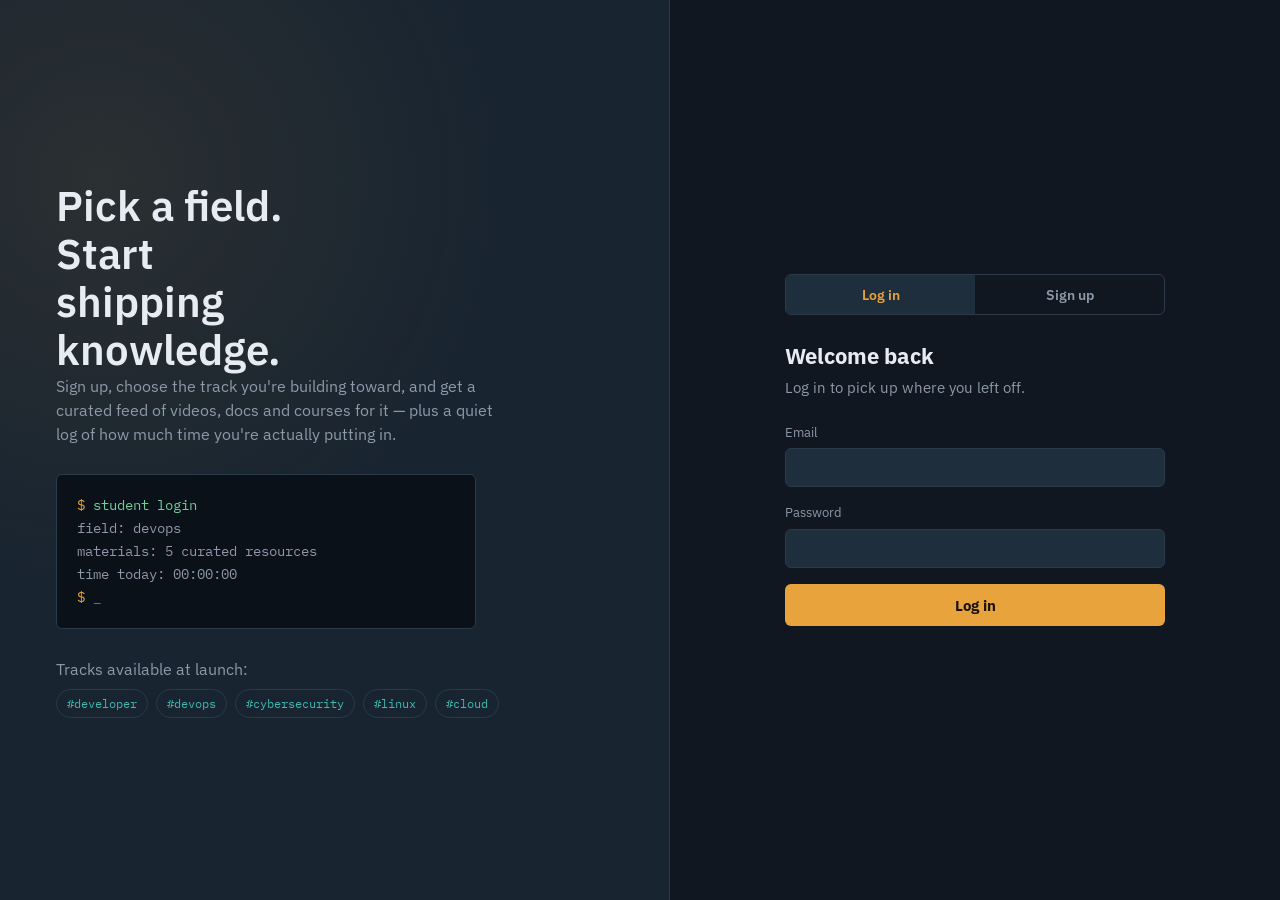
<file: frontend/index.html>
<!DOCTYPE html>
<html lang="en">
<head>
<meta charset="UTF-8">
<meta name="viewport" content="width=device-width, initial-scale=1.0">
<title>Fieldwork — Learning, logged</title>
<link rel="preconnect" href="https://fonts.googleapis.com">
<link href="https://fonts.googleapis.com/css2?family=IBM+Plex+Sans:wght@400;500;600;700&family=IBM+Plex+Mono:wght@400;500&display=swap" rel="stylesheet">
<link rel="stylesheet" href="css/style.css">
</head>
<body>

<div class="auth-shell">

  <!-- Left: intro / manifesto -->
  <div class="auth-intro">
    <div>
      <h1>Pick a field. Start shipping knowledge.</h1>
      <p>Sign up, choose the track you're building toward, and get a
      curated feed of videos, docs and courses for it — plus a quiet
      log of how much time you're actually putting in.</p>
    </div>

    <div class="terminal">
      <div class="line"><span class="prompt">$</span> student login</div>
      <div class="line out">field: devops</div>
      <div class="line out">materials: 5 curated resources</div>
      <div class="line out">time today: 00:00:00</div>
      <div class="line"><span class="prompt">$</span> <span style="opacity:.6">_</span></div>
    </div>

    <div>
      <p style="margin-bottom:8px;">Tracks available at launch:</p>
      <div class="field-tags">
        <span class="field-tag">#developer</span>
        <span class="field-tag">#devops</span>
        <span class="field-tag">#cybersecurity</span>
        <span class="field-tag">#linux</span>
        <span class="field-tag">#cloud</span>
      </div>
    </div>
  </div>

  <!-- Right: auth form -->
  <div class="auth-form-wrap">
    <div class="auth-card">

      <div class="tabs">
        <button class="tab-btn active" id="tab-login-btn" type="button">Log in</button>
        <button class="tab-btn" id="tab-signup-btn" type="button">Sign up</button>
      </div>

      <!-- LOGIN -->
      <form id="login-form">
        <h2>Welcome back</h2>
        <p class="subhead">Log in to pick up where you left off.</p>

        <div class="field-group">
          <label for="login-email">Email</label>
          <input type="email" id="login-email" required autocomplete="email">
        </div>
        <div class="field-group">
          <label for="login-password">Password</label>
          <input type="password" id="login-password" required autocomplete="current-password">
        </div>

        <button type="submit" class="btn-primary" id="login-submit">Log in</button>
        <div class="form-msg" id="login-msg"></div>
      </form>

      <!-- SIGNUP -->
      <form id="signup-form" class="hidden">
        <h2>Create your account</h2>
        <p class="subhead">Takes under a minute. No credit card, obviously.</p>

        <div class="field-group">
          <label for="signup-name">Full name</label>
          <input type="text" id="signup-name" required autocomplete="name">
        </div>
        <div class="field-group">
          <label for="signup-email">Email</label>
          <input type="email" id="signup-email" required autocomplete="email">
        </div>
        <div class="field-group">
          <label for="signup-password">Password</label>
          <input type="password" id="signup-password" required minlength="8" autocomplete="new-password">
        </div>

        <button type="submit" class="btn-primary" id="signup-submit">Create account</button>
        <div class="form-msg" id="signup-msg"></div>
      </form>

    </div>
  </div>

</div>

<script src="js/auth.js"></script>
</body>
</html>
</file>
<file: frontend/css/style.css>
/* ============================================================
   Design tokens
   ============================================================ */
:root {
  --bg:        #101720;
  --panel:     #182430;
  --panel-2:   #1f2e3c;
  --border:    #2b3a49;
  --text:      #E7ECF2;
  --text-muted:#8C99A8;
  --amber:     #E8A33D;
  --amber-dim: #b9812e;
  --teal:      #3FB8AF;
  --green:     #6FCF97;
  --red:       #E5605A;

  --font-head: "IBM Plex Sans", "Segoe UI", system-ui, sans-serif;
  --font-body: "IBM Plex Sans", "Segoe UI", system-ui, sans-serif;
  --font-mono: "IBM Plex Mono", "SFMono-Regular", Consolas, monospace;

  --radius: 6px;
}

* { box-sizing: border-box; }

body {
  margin: 0;
  background: var(--bg);
  color: var(--text);
  font-family: var(--font-body);
  line-height: 1.5;
}

a { color: var(--teal); }

button {
  font-family: inherit;
  cursor: pointer;
}

.hidden { display: none !important; }

/* ============================================================
   Auth page layout
   ============================================================ */
.auth-shell {
  min-height: 100vh;
  display: grid;
  grid-template-columns: 1.1fr 1fr;
}

@media (max-width: 860px) {
  .auth-shell { grid-template-columns: 1fr; }
  .auth-intro { display: none; }
}

.auth-intro {
  background:
    radial-gradient(circle at 15% 20%, rgba(232,163,61,0.09), transparent 45%),
    var(--panel);
  border-right: 1px solid var(--border);
  padding: 64px 56px;
  display: flex;
  flex-direction: column;
  justify-content: center;
  gap: 28px;
}

.auth-intro h1 {
  font-family: var(--font-head);
  font-size: 2.6rem;
  line-height: 1.15;
  margin: 0;
  max-width: 11ch;
  font-weight: 600;
}

.auth-intro p {
  color: var(--text-muted);
  max-width: 46ch;
  margin: 0;
}

.terminal {
  background: #0b1119;
  border: 1px solid var(--border);
  border-radius: var(--radius);
  padding: 18px 20px;
  font-family: var(--font-mono);
  font-size: 0.88rem;
  color: var(--green);
  max-width: 420px;
}

.terminal .line { white-space: pre; margin: 2px 0; }
.terminal .prompt { color: var(--amber); }
.terminal .out { color: var(--text-muted); }

.field-tags {
  display: flex;
  flex-wrap: wrap;
  gap: 8px;
  margin-top: 4px;
}

.field-tag {
  font-family: var(--font-mono);
  font-size: 0.78rem;
  color: var(--teal);
  border: 1px solid var(--border);
  border-radius: 999px;
  padding: 4px 10px;
}

.auth-form-wrap {
  display: flex;
  align-items: center;
  justify-content: center;
  padding: 40px 24px;
}

.auth-card {
  width: 100%;
  max-width: 380px;
}

.auth-card h2 {
  font-family: var(--font-head);
  font-size: 1.4rem;
  margin: 0 0 4px;
}

.auth-card .subhead {
  color: var(--text-muted);
  font-size: 0.92rem;
  margin: 0 0 24px;
}

.tabs {
  display: flex;
  border: 1px solid var(--border);
  border-radius: var(--radius);
  overflow: hidden;
  margin-bottom: 24px;
}

.tab-btn {
  flex: 1;
  background: transparent;
  border: none;
  color: var(--text-muted);
  padding: 10px 0;
  font-size: 0.9rem;
  font-weight: 600;
  transition: background 0.15s, color 0.15s;
}

.tab-btn.active {
  background: var(--panel-2);
  color: var(--amber);
}

.field-group {
  margin-bottom: 16px;
}

.field-group label {
  display: block;
  font-size: 0.82rem;
  color: var(--text-muted);
  margin-bottom: 6px;
}

.field-group input {
  width: 100%;
  background: var(--panel-2);
  border: 1px solid var(--border);
  border-radius: var(--radius);
  padding: 10px 12px;
  color: var(--text);
  font-size: 0.95rem;
}

.field-group input:focus {
  outline: 2px solid var(--amber);
  outline-offset: 1px;
}

.btn-primary {
  width: 100%;
  background: var(--amber);
  border: none;
  border-radius: var(--radius);
  color: #1a1204;
  font-weight: 700;
  padding: 11px 0;
  font-size: 0.95rem;
  transition: background 0.15s;
}

.btn-primary:hover { background: var(--amber-dim); }
.btn-primary:disabled { opacity: 0.6; cursor: not-allowed; }

.form-msg {
  margin-top: 14px;
  font-size: 0.85rem;
  padding: 10px 12px;
  border-radius: var(--radius);
  display: none;
}

.form-msg.error {
  display: block;
  background: rgba(229, 96, 90, 0.12);
  color: var(--red);
  border: 1px solid rgba(229, 96, 90, 0.35);
}

.form-msg.success {
  display: block;
  background: rgba(111, 207, 151, 0.12);
  color: var(--green);
  border: 1px solid rgba(111, 207, 151, 0.35);
}

/* ============================================================
   Dashboard layout
   ============================================================ */
.app-shell {
  min-height: 100vh;
  display: grid;
  grid-template-columns: 240px 1fr;
}

@media (max-width: 720px) {
  .app-shell { grid-template-columns: 1fr; }
  .sidebar { border-right: none; border-bottom: 1px solid var(--border); }
}

.sidebar {
  background: var(--panel);
  border-right: 1px solid var(--border);
  padding: 24px 18px;
  display: flex;
  flex-direction: column;
  gap: 22px;
}

.brand {
  font-family: var(--font-head);
  font-weight: 700;
  font-size: 1.05rem;
}

.brand .amber { color: var(--amber); }

.field-list {
  list-style: none;
  margin: 0;
  padding: 0;
  display: flex;
  flex-direction: column;
  gap: 4px;
}

.field-list button {
  width: 100%;
  text-align: left;
  background: transparent;
  border: 1px solid transparent;
  border-radius: var(--radius);
  color: var(--text-muted);
  padding: 9px 10px;
  font-size: 0.9rem;
  display: flex;
  align-items: center;
  gap: 8px;
  transition: background 0.15s, color 0.15s;
}

.field-list button:hover {
  background: var(--panel-2);
  color: var(--text);
}

.field-list button.active {
  background: var(--panel-2);
  color: var(--amber);
  border-color: var(--border);
}

.field-list .star {
  color: var(--amber);
  margin-left: auto;
  font-size: 0.75rem;
}

.sidebar-footer {
  margin-top: auto;
  display: flex;
  flex-direction: column;
  gap: 10px;
}

.uptime {
  font-family: var(--font-mono);
  font-size: 0.78rem;
  color: var(--text-muted);
  background: #0b1119;
  border: 1px solid var(--border);
  border-radius: var(--radius);
  padding: 10px 12px;
  line-height: 1.6;
}

.uptime strong { color: var(--green); }

.btn-ghost {
  background: transparent;
  border: 1px solid var(--border);
  color: var(--text-muted);
  border-radius: var(--radius);
  padding: 8px 0;
  font-size: 0.85rem;
}

.btn-ghost:hover { color: var(--text); border-color: var(--text-muted); }

.main {
  padding: 40px 48px;
}

@media (max-width: 600px) {
  .main { padding: 24px 20px; }
}

.main-header {
  display: flex;
  align-items: baseline;
  justify-content: space-between;
  gap: 16px;
  margin-bottom: 28px;
  flex-wrap: wrap;
}

.main-header h1 {
  font-family: var(--font-head);
  font-size: 1.6rem;
  margin: 0 0 4px;
}

.main-header p {
  color: var(--text-muted);
  margin: 0;
}

.onboarding {
  border: 1px solid var(--border);
  border-radius: var(--radius);
  background: var(--panel);
  padding: 28px;
  max-width: 620px;
}

.onboarding h2 {
  font-family: var(--font-head);
  margin-top: 0;
}

.field-pick-grid {
  display: grid;
  grid-template-columns: repeat(auto-fill, minmax(150px, 1fr));
  gap: 10px;
  margin: 18px 0 6px;
}

.field-pick-btn {
  background: var(--panel-2);
  border: 1px solid var(--border);
  border-radius: var(--radius);
  color: var(--text);
  padding: 14px 12px;
  text-align: left;
  font-size: 0.92rem;
  transition: border-color 0.15s;
}

.field-pick-btn:hover { border-color: var(--amber); }

.field-pick-btn .icon { font-size: 1.3rem; display: block; margin-bottom: 6px; }

.material-grid {
  display: grid;
  grid-template-columns: repeat(auto-fill, minmax(280px, 1fr));
  gap: 16px;
}

.material-card {
  background: var(--panel);
  border: 1px solid var(--border);
  border-radius: var(--radius);
  padding: 18px;
  display: flex;
  flex-direction: column;
  gap: 8px;
}

.material-type {
  font-family: var(--font-mono);
  font-size: 0.72rem;
  color: var(--teal);
  text-transform: lowercase;
}

.material-card h3 {
  margin: 0;
  font-size: 1rem;
  font-family: var(--font-head);
}

.material-card p {
  margin: 0;
  color: var(--text-muted);
  font-size: 0.86rem;
  flex-grow: 1;
}

.material-card .platform {
  font-size: 0.78rem;
  color: var(--text-muted);
}

.material-card a.open-link {
  align-self: flex-start;
  color: var(--amber);
  font-size: 0.86rem;
  font-weight: 600;
  text-decoration: none;
  border-bottom: 1px solid transparent;
}

.material-card a.open-link:hover { border-bottom-color: var(--amber); }

.empty-state {
  color: var(--text-muted);
  border: 1px dashed var(--border);
  border-radius: var(--radius);
  padding: 28px;
  max-width: 480px;
}
</file>
